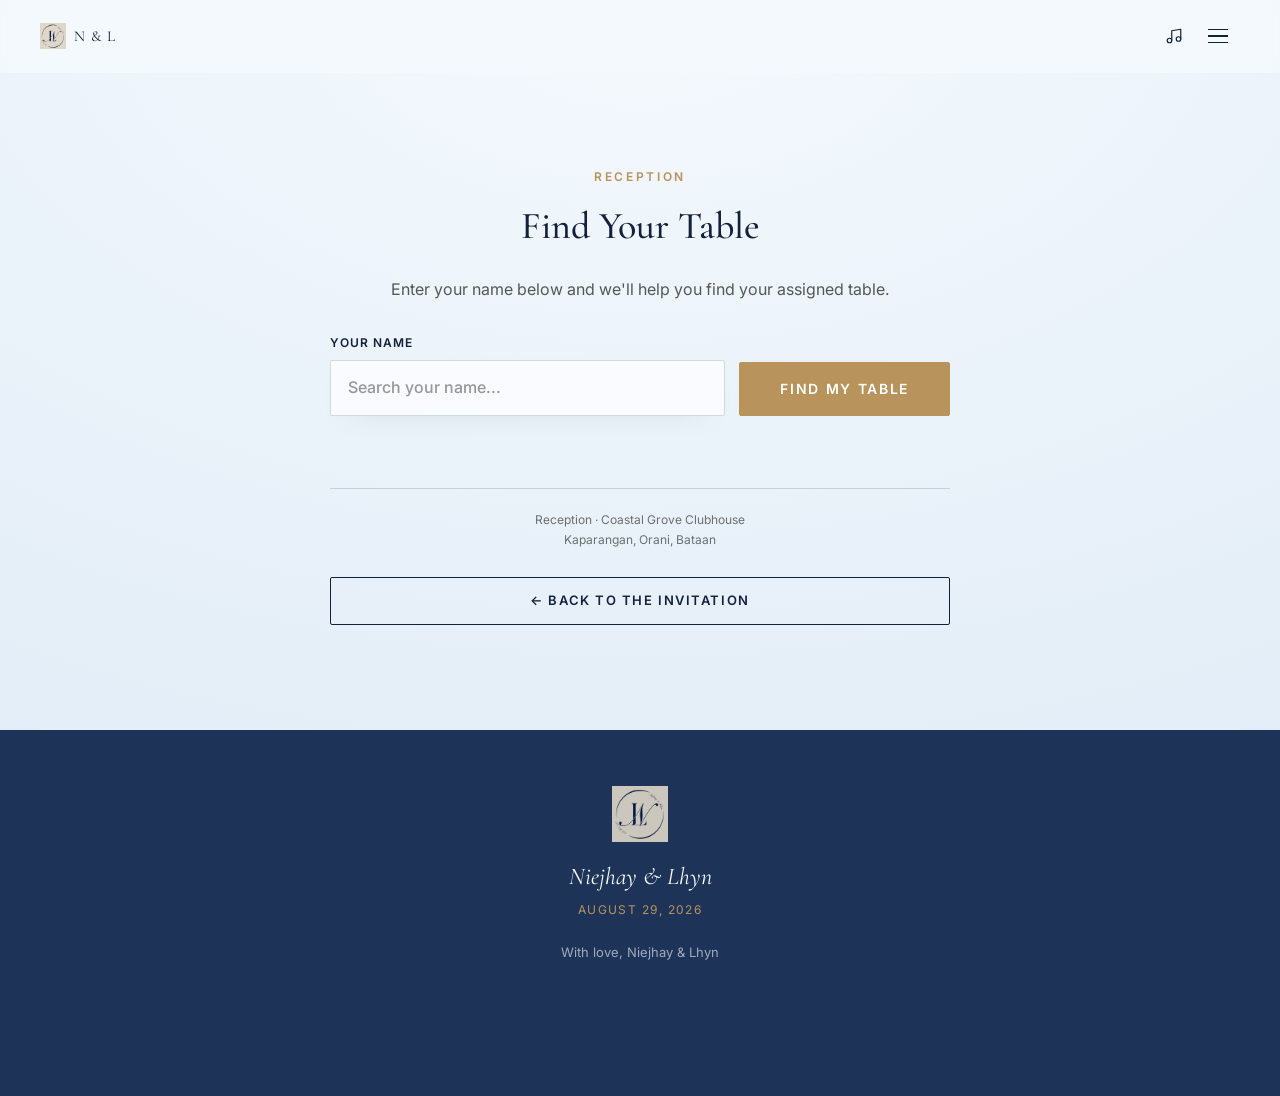
<file: guest-table.html>
<!DOCTYPE html>
<html lang="en">
<head>
<meta charset="UTF-8">
<meta name="viewport" content="width=device-width, initial-scale=1.0, viewport-fit=cover">
<title>Find Your Table | Niejhay &amp; Lhyn</title>
<meta name="description" content="Find your assigned reception table for Niejhay & Lhyn's wedding.">
<meta name="theme-color" content="#14213D">

<link rel="preconnect" href="https://fonts.googleapis.com">
<link rel="preconnect" href="https://fonts.gstatic.com" crossorigin>
<link href="https://fonts.googleapis.com/css2?family=Cormorant+Garamond:ital,wght@0,400;0,500;0,600;1,400;1,500&family=Inter:wght@400;500;600&display=swap" rel="stylesheet">

<link rel="stylesheet" href="style.css">
<link rel="stylesheet" href="guest-table.css">
</head>
<body>

<a class="skip-link" href="#guestTable">Skip to guest table lookup</a>

<audio id="bgMusic" loop preload="none">
  <source src="assets/background-music.mp3" type="audio/mpeg">
</audio>

<header class="site-nav is-shown" id="siteNav">
  <a href="index.html#top" class="site-nav__brand" aria-label="Back to the wedding invitation">
    <img src="assets/monogram.png" alt="" width="28" height="28">
    <span>N&nbsp;&amp;&nbsp;L</span>
  </a>

  <div class="site-nav__right">
    <button id="musicToggle" class="site-nav__music" type="button" aria-pressed="false" aria-label="Play background music">
      <svg class="icon-music-on" width="18" height="18" viewBox="0 0 24 24" fill="none" aria-hidden="true"><path d="M9 18V5l12-2v13" stroke="currentColor" stroke-width="1.6" stroke-linecap="round" stroke-linejoin="round"/><circle cx="6" cy="18" r="3" stroke="currentColor" stroke-width="1.6"/><circle cx="18" cy="16" r="3" stroke="currentColor" stroke-width="1.6"/></svg>
      <svg class="icon-music-off" width="18" height="18" viewBox="0 0 24 24" fill="none" aria-hidden="true"><path d="M9 18V5l12-2v13" stroke="currentColor" stroke-width="1.6" stroke-linecap="round" stroke-linejoin="round"/><circle cx="6" cy="18" r="3" stroke="currentColor" stroke-width="1.6"/><circle cx="18" cy="16" r="3" stroke="currentColor" stroke-width="1.6"/><line x1="3" y1="3" x2="21" y2="21" stroke="currentColor" stroke-width="1.6" stroke-linecap="round"/></svg>
    </button>

    <button id="menuBtn" class="site-nav__toggle" aria-expanded="false" aria-controls="navMenu" aria-label="Open menu">
      <span></span><span></span><span></span>
    </button>
  </div>

  <nav id="navMenu" class="site-nav__menu">
    <a href="index.html#invitation" data-nav>Home</a>
    <a href="index.html#story" data-nav>Our Story</a>
    <a href="index.html#day" data-nav>The Day</a>
    <a href="guest-table.html" data-nav aria-current="page">Find Your Table</a>
    <a href="snap-share.html" data-nav>Snap &amp; Share</a>
    <a href="index.html#dresscode" data-nav>Attire</a>
    <a href="index.html#gifts" data-nav>Gifts</a>
    <a href="index.html#rsvp" data-nav>RSVP</a>
  </nav>
</header>
<div id="navScrim" class="site-nav__scrim"></div>

<main id="guestTable">
  <section class="guest-table reveal-on-scroll is-visible" aria-labelledby="guestTableTitle">
    <div class="guest-table__inner">
      <p class="eyebrow">Reception</p>
      <h1 id="guestTableTitle" class="section-title">Find Your Table</h1>
      <p class="guest-table__intro">Enter your name below and we'll help you find your assigned table.</p>

      <form id="guestLookupForm" class="guest-table__form" novalidate>
        <div class="guest-table__field">
          <label for="guestName">Your name</label>
          <input
            type="search"
            id="guestName"
            name="guestName"
            placeholder="Search your name..."
            autocomplete="name"
            autocapitalize="words"
            enterkeyhint="search"
            spellcheck="false"
            aria-describedby="guestStatus"
            required
          >
        </div>

        <button type="submit" class="btn btn--gold guest-table__submit">
          Find My Table
        </button>
      </form>

      <p id="guestStatus" class="guest-table__status" role="status" aria-live="polite"></p>

      <section id="guestResult" class="guest-table__result" aria-live="polite" hidden>
        <div id="guestMatches"></div>
        <button type="button" id="guestTryAgain" class="guest-table__try-again">
          Search another name
        </button>
      </section>

      <div class="guest-table__details" aria-label="Reception information">
        <p>Reception · Coastal Grove Clubhouse</p>
        <p>Kaparangan, Orani, Bataan</p>
      </div>

      <a href="index.html#top" class="btn btn--outline-dark guest-table__back">
        &larr; Back to the Invitation
      </a>
    </div>
  </section>
</main>

<footer class="site-footer">
  <img src="assets/monogram.png" alt="" width="56" height="56" class="site-footer__mark">
  <p class="site-footer__names">Niejhay &amp; Lhyn</p>
  <p class="site-footer__date">August 29, 2026</p>
  <p class="site-footer__sign">With love, Niejhay &amp; Lhyn</p>
</footer>

<script src="guests.js"></script>
<script src="script.js"></script>
<script src="guest-table.js"></script>
</body>
</html>
</file>
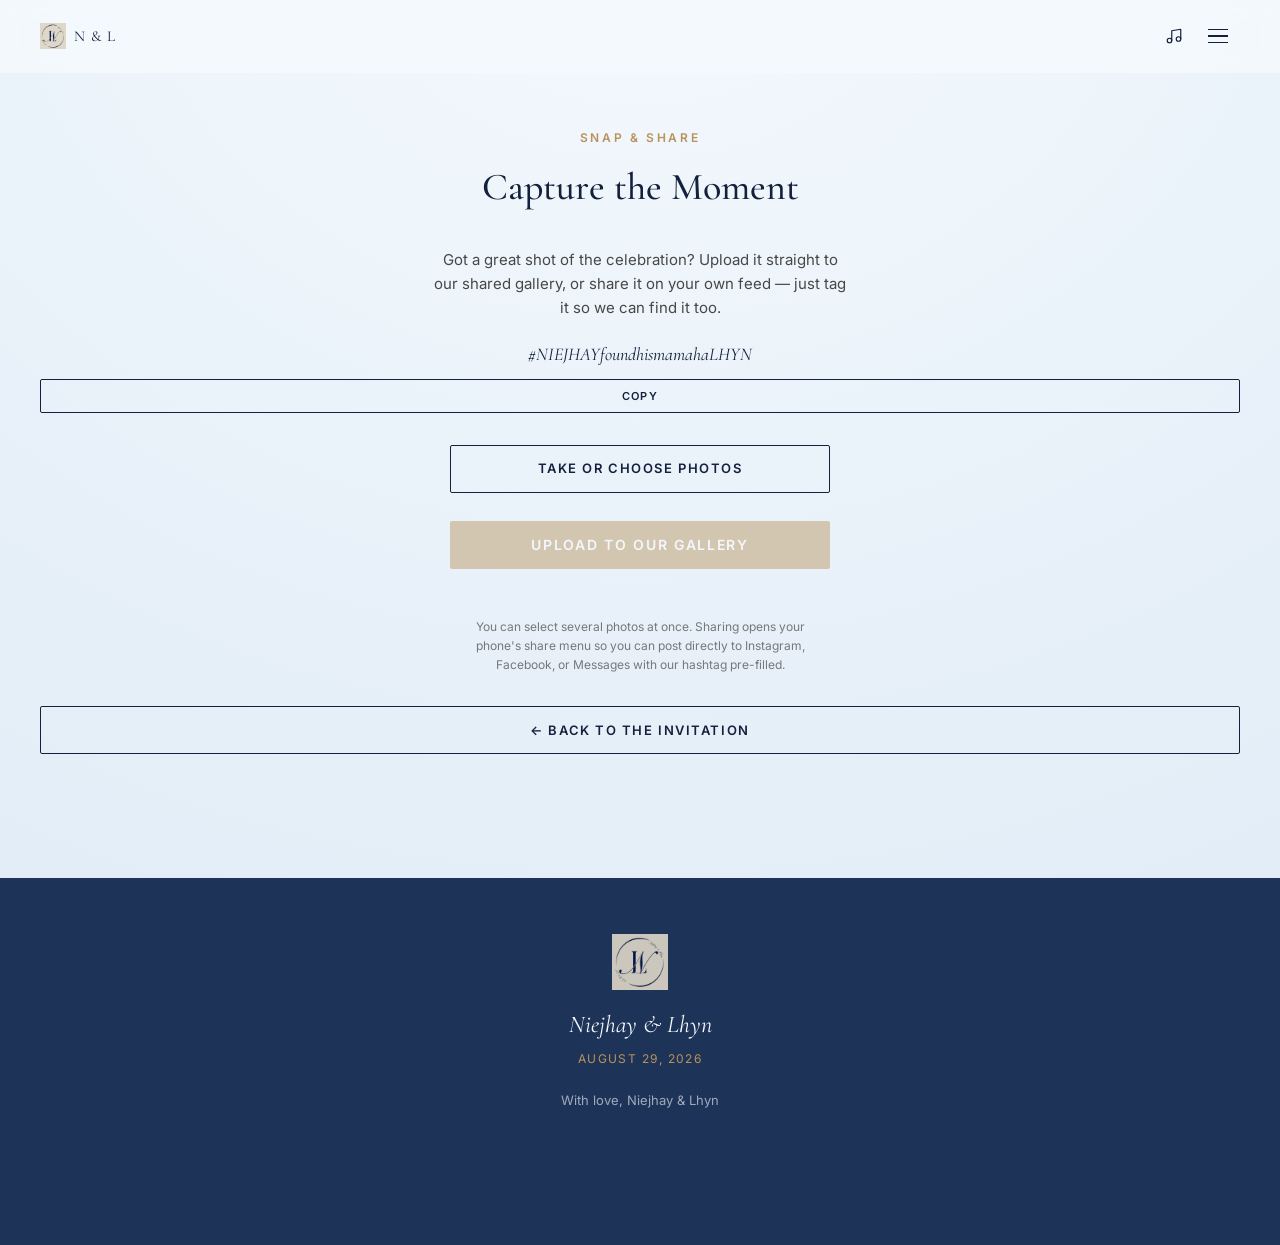
<file: snap-share.html>
<!DOCTYPE html>
<html lang="en">
<head>
<meta charset="UTF-8">
<meta name="viewport" content="width=device-width, initial-scale=1.0, viewport-fit=cover">
<title>Snap &amp; Share | Niejhay &amp; Lhyn</title>
<meta name="description" content="Share your photos from Niejhay & Lhyn's wedding on August 29, 2026.">

<!-- Open Graph -->
<meta property="og:title" content="Snap & Share | Niejhay & Lhyn">
<meta property="og:description" content="Share your photos from Niejhay & Lhyn's wedding on August 29, 2026.">
<meta property="og:type" content="website">
<meta property="og:image" content="assets/couple-photo.jpg">
<meta name="theme-color" content="#14213D">

<link rel="preconnect" href="https://fonts.googleapis.com">
<link rel="preconnect" href="https://fonts.gstatic.com" crossorigin>
<link href="https://fonts.googleapis.com/css2?family=Cormorant+Garamond:ital,wght@0,400;0,500;0,600;1,400;1,500&family=Inter:wght@400;500;600&display=swap" rel="stylesheet">

<link rel="stylesheet" href="style.css">
</head>
<body>

<!-- ===================== SKIP LINK ===================== -->
<a class="skip-link" href="#snapshare">Skip to Snap &amp; Share</a>

<!-- ===================== BACKGROUND MUSIC ===================== -->
<audio id="bgMusic" loop preload="none">
  <source src="assets/background-music.mp3" type="audio/mpeg">
</audio>

<!-- ===================== MOBILE NAV ===================== -->
<header class="site-nav is-shown" id="siteNav">
  <a href="index.html#top" class="site-nav__brand">
    <img src="assets/monogram.png" alt="" width="28" height="28">
    <span>N&nbsp;&amp;&nbsp;L</span>
  </a>

  <div class="site-nav__right">
    <button id="musicToggle" class="site-nav__music" type="button" aria-pressed="false" aria-label="Play background music">
      <svg class="icon-music-on" width="18" height="18" viewBox="0 0 24 24" fill="none" aria-hidden="true"><path d="M9 18V5l12-2v13" stroke="currentColor" stroke-width="1.6" stroke-linecap="round" stroke-linejoin="round"/><circle cx="6" cy="18" r="3" stroke="currentColor" stroke-width="1.6"/><circle cx="18" cy="16" r="3" stroke="currentColor" stroke-width="1.6"/></svg>
      <svg class="icon-music-off" width="18" height="18" viewBox="0 0 24 24" fill="none" aria-hidden="true"><path d="M9 18V5l12-2v13" stroke="currentColor" stroke-width="1.6" stroke-linecap="round" stroke-linejoin="round"/><circle cx="6" cy="18" r="3" stroke="currentColor" stroke-width="1.6"/><circle cx="18" cy="16" r="3" stroke="currentColor" stroke-width="1.6"/><line x1="3" y1="3" x2="21" y2="21" stroke="currentColor" stroke-width="1.6" stroke-linecap="round"/></svg>
    </button>

    <button id="menuBtn" class="site-nav__toggle" aria-expanded="false" aria-controls="navMenu" aria-label="Open menu">
      <span></span><span></span><span></span>
    </button>
  </div>

  <nav id="navMenu" class="site-nav__menu">
    <a href="index.html#invitation" data-nav>Home</a>
    <a href="index.html#story" data-nav>Our Story</a>
    <a href="index.html#day" data-nav>The Day</a>
    <a href="guest-table.html" data-nav>Find Your Table</a>
    <a href="snap-share.html" data-nav aria-current="page">Snap &amp; Share</a>
    <a href="index.html#dresscode" data-nav>Attire</a>
    <a href="index.html#gifts" data-nav>Gifts</a>
    <a href="index.html#rsvp" data-nav>RSVP</a>
  </nav>
</header>
<div id="navScrim" class="site-nav__scrim"></div>

<main id="top">

  <!-- ===================== SNAP & SHARE ===================== -->
  <section id="snapshare" class="snapshare snapshare--page-top reveal-on-scroll is-visible">
    <p class="eyebrow">Snap &amp; Share</p>
    <h2 class="section-title">Capture the Moment</h2>
    <p class="snapshare__note">Got a great shot of the celebration? Upload it straight to our shared gallery, or share it on your own feed — just tag it so we can find it too.</p>

    <p class="snapshare__hashtag">
      <span id="weddingHashtag">#NIEJHAYfoundhismamahaLHYN</span>
      <button type="button" id="copyHashtagBtn" class="btn btn--outline-dark btn--small">Copy</button>
    </p>

    <div class="snapshare__box" data-endpoint="https://script.google.com/macros/s/AKfycbxNNDT3jyLNLBJxykHoW6bI-Y5Tm_G8wjrVmhy3kyQnVaGuU8vIfyz7G0C_ObS2p6iH7w/exec">
      <input type="file" id="snapFile" name="snapFile" accept="image/*" multiple hidden>
      <label for="snapFile" class="btn btn--outline-dark snapshare__pick">Take or Choose Photos</label>

      <div id="snapPreviewWrap" class="snapshare__preview-grid" hidden></div>

      <div class="snapshare__actions">
        <button type="button" id="snapUploadBtn" class="btn btn--gold" disabled>Upload to Our Gallery</button>
      </div>

      <p id="snapStatus" class="snapshare__status" role="status" aria-live="polite"></p>
      <p class="snapshare__fineprint">You can select several photos at once. Sharing opens your phone's share menu so you can post directly to Instagram, Facebook, or Messages with our hashtag pre-filled.</p>
    </div>

    <p style="text-align:center; margin-top: 32px;">
      <a href="index.html#top" class="btn btn--outline-dark">&larr; Back to the Invitation</a>
    </p>
  </section>

</main>

<!-- ===================== FOOTER ===================== -->
<footer class="site-footer">
  <img src="assets/monogram.png" alt="" width="56" height="56" class="site-footer__mark">
  <p class="site-footer__names">Niejhay &amp; Lhyn</p>
  <p class="site-footer__date">August 29, 2026</p>
  <p class="site-footer__sign">With love, Niejhay &amp; Lhyn</p>
</footer>

<!-- ===================== BOTTOM ACTION BAR ===================== -->
<nav class="action-bar" aria-label="Quick actions">
  <a href="index.html#rsvp" class="action-bar__btn action-bar__btn--fill">RSVP</a>
  <a href="index.html#day" class="action-bar__btn">Directions</a>
</nav>

<script src="script.js"></script>
</body>
</html>
</file>
<file: style.css>
/* =========================================================
   Niejhay & Lhyn — Wedding Invitation
   Mobile-first stylesheet
   ========================================================= */

:root{
  /* ---- Color tokens ---- */
  --ink:        #14213D;   /* deep midnight navy — structure, headings */
  --ink-2:      #1E3358;   /* slightly lighter navy — buttons, accents */
  --paper:      #F4F9FD;   /* soft powder-blue page background, echoes the invitation card watercolor */
  --paper-wash: #DFEBF6;   /* deeper edge tone for the same watercolor gradient */
  --sand:       #DCE9F6;   /* soft powder blue — alternating section tint */
  --gold:       #B8935B;   /* muted champagne accent */
  --charcoal:   #2A2A28;   /* body text */
  --rule:       rgba(20,33,61,0.16);
  --paper-90:   rgba(244,249,253,0.92);

  /* ---- Type ---- */
  --serif: "Cormorant Garamond", "Times New Roman", serif;
  --sans:  "Inter", -apple-system, BlinkMacSystemFont, "Segoe UI", sans-serif;

  /* ---- Spacing ---- */
  --pad: 22px;
  --section-y: 76px;

  --radius: 2px;
  --shadow-soft: 0 18px 40px -22px rgba(20,33,61,0.35);
}

@media (min-width: 480px){
  :root{ --pad: 28px; }
}
@media (min-width: 768px){
  :root{ --pad: 40px; --section-y: 108px; }
}

*, *::before, *::after{ box-sizing: border-box; }

html{
  scroll-behavior: smooth;
  -webkit-text-size-adjust: 100%;
}
@media (prefers-reduced-motion: reduce){
  html{ scroll-behavior: auto; }
}

body{
  margin: 0;
  background: radial-gradient(130% 90% at 50% 0%, var(--paper) 0%, var(--paper-wash) 100%);
  color: var(--charcoal);
  font-family: var(--sans);
  font-size: 16px;
  line-height: 1.6;
  overflow-x: hidden;
  -webkit-font-smoothing: antialiased;
}

img{ max-width: 100%; display: block; }

a{ color: inherit; text-decoration: none; }

.skip-link{
  position: absolute;
  left: -999px;
  top: 0;
  background: var(--ink);
  color: #fff;
  padding: 12px 18px;
  z-index: 999;
}
.skip-link:focus{ left: 12px; top: 12px; }

:focus-visible{
  outline: 2px solid var(--gold);
  outline-offset: 3px;
}

.eyebrow{
  font-family: var(--sans);
  font-size: 12px;
  letter-spacing: 0.22em;
  text-transform: uppercase;
  color: var(--gold);
  font-weight: 600;
  margin: 0 0 10px;
  text-align: center;
}
.eyebrow--light{ color: var(--gold); }

.section-title{
  font-family: var(--serif);
  font-weight: 500;
  font-size: clamp(28px, 7vw, 38px);
  color: var(--ink);
  text-align: center;
  margin: 0 0 30px;
}
.section-title--light{ color: var(--paper); }

.arc-divider{
  width: 120px;
  margin: 22px auto;
  color: var(--gold);
  opacity: 0.8;
}
.arc-divider svg{ width: 100%; height: 20px; display: block; }
.arc-divider path{ fill: none; stroke: currentColor; stroke-width: 1.4; }

/* =========================================================
   Buttons
   ========================================================= */
.btn{
  display: inline-flex;
  align-items: center;
  justify-content: center;
  min-height: 48px;
  padding: 0 26px;
  font-family: var(--sans);
  font-size: 13px;
  font-weight: 600;
  letter-spacing: 0.12em;
  text-transform: uppercase;
  border-radius: var(--radius);
  border: 1px solid transparent;
  cursor: pointer;
  transition: transform 0.25s ease, background-color 0.25s ease, color 0.25s ease, border-color .25s ease;
}
.btn:active{ transform: scale(0.98); }

.btn--outline{
  border-color: var(--ink);
  color: var(--ink);
  background: transparent;
}
.btn--outline:hover{ background: var(--ink); color: #fff; }

.btn--outline-dark{
  border-color: var(--ink);
  color: var(--ink);
  background: transparent;
  width: 100%;
}
.btn--outline-dark:hover{ background: var(--ink); color: #fff; }

.btn--gold{
  background: var(--gold);
  color: #fff;
  border-color: var(--gold);
  padding: 0 40px;
  font-size: 14px;
}
.btn--gold:hover{ background: #A47F49; }

/* =========================================================
   Reveal-on-scroll (respects reduced motion)
   ========================================================= */
.reveal-on-scroll{
  opacity: 0;
  transform: translateY(18px);
  transition: opacity 0.9s ease, transform 0.9s ease;
}
.reveal-on-scroll.is-visible{
  opacity: 1;
  transform: translateY(0);
}
@media (prefers-reduced-motion: reduce){
  .reveal-on-scroll{ opacity: 1; transform: none; transition: none; }
}

.reveal-1,.reveal-2,.reveal-3,.reveal-4{
  opacity: 0;
  transform: translateY(14px);
  animation: revealUp 0.9s ease forwards;
}
.reveal-1{ animation-delay: 0.3s; }
.reveal-2{ animation-delay: 0.55s; }
.reveal-3{ animation-delay: 0.8s; }
.reveal-4{ animation-delay: 1.05s; }
@keyframes revealUp{
  to{ opacity: 1; transform: translateY(0); }
}
@media (prefers-reduced-motion: reduce){
  .reveal-1,.reveal-2,.reveal-3,.reveal-4{ animation: none; opacity: 1; transform: none; }
}

/* =========================================================
   SCREEN 1 — Opening
   ========================================================= */
.opening{
  position: relative;
  height: 100svh;
  min-height: 560px;
  width: 100%;
  background: #E3DACB; /* matches the monogram film backdrop exactly */
  display: flex;
  flex-direction: column;
  align-items: center;
  justify-content: center;
  gap: clamp(6px, 2vh, 18px);
  padding: 18px 24px;
  overflow: hidden;
}

.opening__stage{
  flex: 0 1 auto;
  display: flex;
  align-items: center;
  justify-content: center;
  width: min(92vw, 62svh, 560px);
  aspect-ratio: 1 / 1;
  overflow: hidden;
}

.opening__video{
  width: 100%;
  height: 100%;
  object-fit: cover;
  /* The monogram graphic itself sits ~3% left of true-center inside the
     source video frame; shifting object-position compensates so it reads
     as centered inside the square stage. Re-tune this if the video file
     is ever replaced. */
  object-position: 42% center;
  mix-blend-mode: multiply;
}

.opening__overlay{
  position: relative;
  z-index: 2;
  text-align: center;
  pointer-events: none;
  flex: 0 0 auto;
}
.opening__overlay > *{ pointer-events: auto; }

.opening__eyebrow{
  font-family: var(--sans);
  font-size: 11px;
  letter-spacing: 0.24em;
  text-transform: uppercase;
  color: var(--ink);
  opacity: 0.75;
  margin: 0 0 8px;
}

.opening__names{
  font-family: var(--serif);
  font-style: italic;
  font-weight: 500;
  font-size: clamp(34px, 11vw, 52px);
  color: var(--ink);
  margin: 0;
  line-height: 1.05;
}
.opening__names .amp{ color: var(--gold); padding: 0 6px; }

.opening__date{
  margin: 10px 0 26px;
  font-family: var(--sans);
  font-size: 13px;
  letter-spacing: 0.14em;
  color: var(--ink);
  opacity: 0.8;
}

.opening__btn{
  display: inline-flex;
  align-items: center;
  gap: 10px;
  min-height: 48px;
  padding: 0 28px;
  background: var(--ink);
  color: var(--paper);
  border: none;
  border-radius: 999px;
  font-family: var(--sans);
  font-size: 12px;
  font-weight: 600;
  letter-spacing: 0.18em;
  text-transform: uppercase;
  cursor: pointer;
  box-shadow: var(--shadow-soft);
  opacity: 0;
  transform: translateY(14px);
  animation:
    revealUp 0.9s ease 1.05s forwards,
    pulseBtn 2.6s ease-in-out 2s infinite;
}
.opening__btn svg{ transition: transform 0.3s ease; }
.opening__btn:hover svg{ transform: translateY(2px); }

.opening__sound-note{
  margin: 12px 0 0;
  font-size: 11px;
  letter-spacing: 0.1em;
  text-transform: uppercase;
  color: var(--ink);
  opacity: 0;
  animation: revealUp 0.9s ease 1.25s forwards;
}
@media (prefers-reduced-motion: reduce){
  .opening__sound-note{ animation: none; opacity: 0.7; }
}

@keyframes pulseBtn{
  0%, 100%{ box-shadow: 0 0 0 0 rgba(20,33,61,0.18); }
  50%{ box-shadow: 0 0 0 10px rgba(20,33,61,0); }
}
@media (prefers-reduced-motion: reduce){
  .opening__btn{ animation: none; opacity: 1; transform: none; }
}

@media (max-height: 700px){
  .opening__stage{ width: min(70vw, 48svh, 320px); }
  .opening__date{ margin: 6px 0 18px; }
}

.opening__hint{
  position: absolute;
  bottom: 26px;
  left: 50%;
  transform: translateX(-50%);
  z-index: 2;
}
.opening__hint span{
  display: block;
  width: 1px;
  height: 34px;
  background: linear-gradient(var(--ink), transparent);
  animation: hintMove 1.8s ease-in-out infinite;
}
@keyframes hintMove{
  0%{ opacity: 0; transform: translateY(-6px); }
  50%{ opacity: 1; }
  100%{ opacity: 0; transform: translateY(10px); }
}
@media (prefers-reduced-motion: reduce){
  .opening__hint{ display: none; }
}

/* =========================================================
   NAV
   ========================================================= */
.site-nav{
  position: fixed;
  top: 0; left: 0; right: 0;
  z-index: 60;
  display: flex;
  align-items: center;
  justify-content: space-between;
  padding: 14px var(--pad);
  background: var(--paper-90);
  backdrop-filter: blur(8px);
  border-bottom: 1px solid transparent;
  transition: border-color 0.3s ease, box-shadow 0.3s ease;
  transform: translateY(-100%);
  transition: transform 0.4s ease, border-color 0.3s ease;
}
.site-nav.is-shown{ transform: translateY(0); }
.site-nav.is-scrolled{ border-color: var(--rule); box-shadow: 0 6px 24px -18px rgba(0,0,0,0.3); }

.site-nav__brand{
  display: flex;
  align-items: center;
  gap: 8px;
  font-family: var(--serif);
  font-size: 15px;
  letter-spacing: 0.06em;
  color: var(--ink);
}
.site-nav__brand img{ width: 26px; height: 26px; object-fit: contain; }

.site-nav__right{
  display: flex;
  align-items: center;
  gap: 2px;
}

.site-nav__music{
  width: 40px;
  height: 40px;
  display: flex;
  align-items: center;
  justify-content: center;
  background: none;
  border: none;
  color: var(--ink);
  cursor: pointer;
}
.site-nav__music .icon-music-on{ display: none; }
.site-nav__music[aria-pressed="true"] .icon-music-on{ display: block; }
.site-nav__music[aria-pressed="true"] .icon-music-off{ display: none; }

.site-nav__toggle{
  width: 44px;
  height: 44px;
  display: flex;
  flex-direction: column;
  align-items: center;
  justify-content: center;
  gap: 5px;
  background: none;
  border: none;
  cursor: pointer;
}
.site-nav__toggle span{
  width: 20px;
  height: 1.4px;
  background: var(--ink);
  transition: transform 0.3s ease, opacity 0.3s ease;
}
.site-nav__toggle[aria-expanded="true"] span:nth-child(1){ transform: translateY(6.4px) rotate(45deg); }
.site-nav__toggle[aria-expanded="true"] span:nth-child(2){ opacity: 0; }
.site-nav__toggle[aria-expanded="true"] span:nth-child(3){ transform: translateY(-6.4px) rotate(-45deg); }

.site-nav__menu{
  position: fixed;
  top: 0;
  right: 0;
  height: 100svh;
  width: min(78vw, 320px);
  background: var(--ink);
  display: flex;
  flex-direction: column;
  gap: 4px;
  padding: 100px 32px 32px;
  transform: translateX(100%);
  transition: transform 0.4s cubic-bezier(.4,0,.2,1);
  z-index: 61;
}
.site-nav__menu.is-open{ transform: translateX(0); }

.site-nav__menu a{
  font-family: var(--serif);
  font-size: 22px;
  color: var(--paper);
  padding: 14px 0;
  border-bottom: 1px solid rgba(250,247,241,0.12);
  min-height: 44px;
  display: flex;
  align-items: center;
}

.site-nav__scrim{
  position: fixed;
  inset: 0;
  background: rgba(20,33,61,0.4);
  z-index: 59;
  opacity: 0;
  pointer-events: none;
  transition: opacity 0.3s ease;
}
.site-nav__scrim.is-open{ opacity: 1; pointer-events: auto; }

/* =========================================================
   INVITATION HERO
   ========================================================= */
.invite{
  padding: calc(var(--section-y) + 20px) var(--pad) var(--section-y);
  background: radial-gradient(120% 140% at 50% -10%, var(--paper) 0%, var(--paper-wash) 100%);
  text-align: center;
}
.invite__inner{ max-width: 560px; margin: 0 auto; }

.invite__names{
  display: flex;
  flex-direction: column;
  align-items: center;
  gap: 4px;
  margin: 6px 0 20px;
}
.invite__names h2{
  font-family: var(--serif);
  font-weight: 500;
  font-size: clamp(30px, 8.5vw, 44px);
  color: var(--ink);
  margin: 0;
  line-height: 1.15;
}
.invite__amp{
  font-family: var(--serif);
  font-style: italic;
  font-size: 22px;
  color: var(--gold);
  margin: 2px 0;
}

.invite__line{
  font-family: var(--serif);
  font-style: italic;
  font-size: 19px;
  color: var(--charcoal);
  margin: 0;
}

.invite__parents{
  margin: 20px 0 0;
}
.invite__parents-label{
  font-family: var(--sans);
  font-size: 11px;
  letter-spacing: 0.16em;
  text-transform: uppercase;
  color: var(--gold);
  margin: 0 0 8px;
}
.invite__parents-names{
  font-family: var(--serif);
  font-size: 15px;
  color: var(--charcoal);
  margin: 0 0 4px;
  line-height: 1.5;
}
.invite__parents-names:last-child{ margin-bottom: 0; }

.invite__date{
  font-family: var(--sans);
  font-size: 17px;
  font-weight: 600;
  letter-spacing: 0.08em;
  color: var(--ink);
  margin: 0 0 4px;
}
.invite__time{
  font-family: var(--sans);
  font-size: 13px;
  letter-spacing: 0.1em;
  text-transform: uppercase;
  color: var(--gold);
  margin: 0;
}

/* =========================================================
   COUPLE PHOTO
   ========================================================= */
.photo-section{
  padding: 0 var(--pad) var(--section-y);
  background: radial-gradient(120% 140% at 50% 110%, var(--paper) 0%, var(--paper-wash) 100%);
  display: flex;
  justify-content: center;
}
.photo-frame{
  margin: 0;
  width: 100%;
  max-width: 420px;
  border-radius: var(--radius);
  overflow: hidden;
  box-shadow: var(--shadow-soft);
  border: 1px solid var(--rule);
}
.photo-frame img{ width: 100%; height: auto; aspect-ratio: 1/1; object-fit: cover; }

/* =========================================================
   COUNTDOWN
   ========================================================= */
.countdown{
  background: var(--ink);
  padding: var(--section-y) var(--pad);
  text-align: center;
}
.countdown__grid{
  display: grid;
  grid-template-columns: repeat(4, 1fr);
  gap: 10px;
  max-width: 420px;
  margin: 0 auto;
}
.countdown__cell{
  background: rgba(250,247,241,0.06);
  border: 1px solid rgba(250,247,241,0.14);
  border-radius: var(--radius);
  padding: 16px 4px;
}
.countdown__cell span{
  display: block;
  font-family: var(--serif);
  font-size: clamp(26px, 7vw, 34px);
  color: var(--paper);
  font-weight: 500;
  line-height: 1;
}
.countdown__cell small{
  display: block;
  margin-top: 6px;
  font-size: 10px;
  letter-spacing: 0.14em;
  text-transform: uppercase;
  color: var(--gold);
}
.countdown__today{
  margin-top: 22px;
  font-family: var(--serif);
  font-style: italic;
  font-size: 22px;
  color: var(--gold);
}

/* =========================================================
   THE DAY
   ========================================================= */
.day{
  padding: var(--section-y) var(--pad);
  background: radial-gradient(120% 140% at 50% -10%, var(--paper) 0%, var(--paper-wash) 100%);
}
.day__cards{
  max-width: 480px;
  margin: 0 auto;
  display: flex;
  flex-direction: column;
}
.day__card{
  text-align: center;
  border: 1px solid var(--rule);
  border-radius: var(--radius);
  padding: 32px 24px;
  background: #fff;
}
.day__tag{
  display: inline-block;
  font-size: 11px;
  letter-spacing: 0.18em;
  text-transform: uppercase;
  color: var(--gold);
  font-weight: 700;
  margin-bottom: 10px;
}
.day__time{
  font-family: var(--serif);
  font-size: 22px;
  color: var(--ink);
  margin: 0 0 12px;
}
.day__card h3{
  font-family: var(--serif);
  font-weight: 500;
  font-size: 20px;
  color: var(--ink);
  margin: 0 0 8px;
  line-height: 1.3;
}
.day__place{
  font-size: 14px;
  color: var(--charcoal);
  opacity: 0.75;
  margin: 0 0 22px;
}

.day__connector{
  display: flex;
  justify-content: center;
  padding: 14px 0;
}
.day__connector span{
  width: 1px;
  height: 34px;
  background: var(--rule);
}

.timeline{
  list-style: none;
  margin: 56px auto 0;
  padding: 0;
  max-width: 380px;
  border-left: 1px solid var(--rule);
}
.timeline li{
  position: relative;
  padding: 0 0 26px 24px;
}
.timeline li::before{
  content: "";
  position: absolute;
  left: -4.5px;
  top: 4px;
  width: 8px;
  height: 8px;
  border-radius: 50%;
  background: var(--gold);
}
.timeline li:last-child{ padding-bottom: 0; }
.timeline__time{
  display: block;
  font-family: var(--sans);
  font-weight: 600;
  font-size: 13px;
  color: var(--ink);
}
.timeline__label{
  display: block;
  font-family: var(--serif);
  font-size: 18px;
  color: var(--charcoal);
}

/* =========================================================
   SNAP & SHARE
   ========================================================= */
.snapshare{
  padding: var(--section-y) var(--pad);
  background: radial-gradient(120% 140% at 50% -10%, var(--paper) 0%, var(--paper-wash) 100%);
  text-align: center;
}
/* Used when this section sits at the very top of its own page
   (snap-share.html), so it clears the fixed nav bar like .invite does. */
.snapshare--page-top{
  padding-top: calc(var(--section-y) + 20px);
}
.snapshare__note{
  max-width: 420px;
  margin: 0 auto;
  font-size: 15px;
  color: var(--charcoal);
  opacity: 0.85;
}
.snapshare__hashtag{
  display: flex;
  align-items: center;
  justify-content: center;
  gap: 10px;
  margin: 20px 0 32px;
  flex-wrap: wrap;
}
.snapshare__hashtag span{
  font-family: var(--serif);
  font-style: italic;
  font-size: 18px;
  color: var(--ink);
}
.btn--small{
  min-height: 34px;
  padding: 0 16px;
  font-size: 11px;
}

.snapshare__box{
  max-width: 380px;
  margin: 0 auto;
  display: flex;
  flex-direction: column;
  align-items: center;
  gap: 14px;
}
.snapshare__pick{ width: 100%; }

.snapshare__preview-grid{
  width: 100%;
  display: grid;
  grid-template-columns: repeat(3, 1fr);
  gap: 8px;
}
.snapshare__thumb{
  position: relative;
  border-radius: 8px;
  overflow: hidden;
  box-shadow: var(--shadow-soft);
}
.snapshare__thumb img{
  display: block;
  width: 100%;
  aspect-ratio: 1/1;
  object-fit: cover;
}
.snapshare__thumb-remove{
  position: absolute;
  top: 4px;
  right: 4px;
  width: 22px;
  height: 22px;
  display: flex;
  align-items: center;
  justify-content: center;
  background: rgba(20,33,61,0.75);
  color: #fff;
  border: none;
  border-radius: 50%;
  font-size: 14px;
  line-height: 1;
  cursor: pointer;
}

.snapshare__actions{
  width: 100%;
  display: flex;
  flex-direction: column;
  gap: 10px;
}
.snapshare__actions .btn:disabled{
  opacity: 0.45;
  cursor: not-allowed;
}
.snapshare__actions .btn--outline-dark{ width: 100%; }

.snapshare__status{
  min-height: 20px;
  font-size: 13px;
  color: var(--gold);
  margin: 0;
}
.snapshare__fineprint{
  font-size: 12px;
  color: var(--charcoal);
  opacity: 0.6;
  max-width: 340px;
  margin: 0;
}

/* =========================================================
   DRESS CODE
   ========================================================= */
.dresscode{
  background: var(--ink-2);
  padding: var(--section-y) var(--pad);
  text-align: center;
}
.dresscode__note{
  max-width: 380px;
  margin: 0 auto;
  color: var(--paper);
  opacity: 0.85;
  font-size: 15px;
}
.dresscode__guide{
  max-width: 280px;
  margin: 32px auto 0;
}
.dresscode__guide img{
  width: 100%;
  height: auto;
  border-radius: var(--radius);
  box-shadow: var(--shadow-soft);
  background: #fff;
}
.dresscode__palette{
  display: flex;
  justify-content: center;
  gap: 10px;
  margin: 22px auto 0;
}
.dresscode__swatch{
  width: 34px;
  height: 34px;
  border-radius: 50%;
  background: var(--swatch);
  border: 2px solid rgba(250,247,241,0.5);
  box-shadow: var(--shadow-soft);
}

/* =========================================================
   GIFT GUIDE
   ========================================================= */
.gifts{
  padding: var(--section-y) var(--pad);
  background: radial-gradient(120% 140% at 50% -10%, var(--paper) 0%, var(--paper-wash) 100%);
  text-align: center;
}
.gifts__note{
  max-width: 400px;
  margin: 0 auto;
  font-size: 15px;
  line-height: 1.7;
  color: var(--charcoal);
  opacity: 0.85;
}

/* =========================================================
   OUR STORY
   ========================================================= */
.story{
  padding: var(--section-y) var(--pad);
  background: radial-gradient(120% 140% at 50% -10%, var(--paper) 0%, var(--paper-wash) 100%);
}
.story__list{
  max-width: 480px;
  margin: 0 auto;
  display: flex;
  flex-direction: column;
  gap: 30px;
}
.story__item{
  text-align: center;
  padding-bottom: 30px;
  border-bottom: 1px solid var(--rule);
}
.story__item:last-child{ border-bottom: none; padding-bottom: 0; }
.story__item h3{
  font-family: var(--serif);
  font-weight: 500;
  font-size: 22px;
  color: var(--ink);
  margin: 0 0 8px;
}
.story__item p{
  margin: 0;
  font-size: 14.5px;
  line-height: 1.7;
  color: var(--charcoal);
  opacity: 0.7;
}
.story__item p + p{ margin-top: 14px; }

/* =========================================================
   ENTOURAGE
   ========================================================= */
.entourage{
  padding: var(--section-y) var(--pad);
  background: var(--sand);
}
.entourage__details{
  max-width: 560px;
  margin: 0 auto;
}
.entourage__details summary{
  cursor: pointer;
  list-style: none;
  text-align: center;
  min-height: 48px;
  display: flex;
  align-items: center;
  justify-content: center;
  border: 1px solid var(--ink);
  border-radius: var(--radius);
  font-size: 13px;
  font-weight: 600;
  letter-spacing: 0.1em;
  text-transform: uppercase;
  color: var(--ink);
  padding: 0 20px;
}
.entourage__details summary::-webkit-details-marker{ display:none; }
.entourage__details[open] summary{ margin-bottom: 30px; background: var(--ink); color: var(--paper); }

.entourage__group{
  text-align: center;
  padding: 18px 0;
  border-bottom: 1px solid var(--rule);
}
.entourage__group:last-child{ border-bottom: none; }
.entourage__group h3{
  font-family: var(--sans);
  font-size: 11px;
  letter-spacing: 0.16em;
  text-transform: uppercase;
  color: var(--gold);
  margin: 0 0 8px;
}
.entourage__group p{
  margin: 0;
  font-size: 14.5px;
  line-height: 1.7;
  color: var(--charcoal);
}

.entourage__cards{
  display: flex;
  flex-direction: column;
  gap: 18px;
}
.entourage__cards img{
  display: block;
  width: 100%;
  height: auto;
  border-radius: var(--radius);
  box-shadow: var(--shadow-soft);
}

/* =========================================================
   GALLERY
   ========================================================= */
.gallery{
  padding: var(--section-y) var(--pad);
  background: radial-gradient(120% 140% at 50% -10%, var(--paper) 0%, var(--paper-wash) 100%);
  text-align: center;
}
.gallery__grid{
  display: grid;
  grid-template-columns: repeat(2, 1fr);
  gap: 10px;
  max-width: 560px;
  margin: 0 auto;
}
.gallery__item{
  border-radius: var(--radius);
  overflow: hidden;
  box-shadow: var(--shadow-soft);
  cursor: pointer;
  padding: 0;
  border: none;
  background: none;
  display: block;
}
.gallery__item img{
  width: 100%;
  aspect-ratio: 1/1;
  object-fit: cover;
  display: block;
  transition: transform 0.4s ease;
}
.gallery__item:hover img{ transform: scale(1.04); }
.gallery__empty{
  font-size: 13px;
  color: var(--charcoal);
  opacity: 0.55;
}

/* =========================================================
   SNAP & SHARE QR
   ========================================================= */
.snapshare-qr{
  padding: var(--section-y) var(--pad);
  text-align: center;
  background: var(--paper);
}
.snapshare-qr__note{
  max-width: 420px;
  margin: 0 auto 28px;
  font-size: 14px;
  line-height: 1.7;
  color: var(--charcoal);
  opacity: 0.8;
}
.snapshare-qr__frame{
  display: block;
  width: 200px;
  max-width: 60vw;
  margin: 0 auto 28px;
  padding: 12px;
  background: #fff;
  border-radius: var(--radius);
  box-shadow: var(--shadow-soft);
}
.snapshare-qr__frame img{
  display: block;
  width: 100%;
  height: auto;
}

@media (min-width: 540px){
  .gallery__grid{ grid-template-columns: repeat(3, 1fr); }
}

/* =========================================================
   PHOTO LIGHTBOX
   ========================================================= */
.lightbox{
  position: fixed;
  inset: 0;
  z-index: 200;
  display: flex;
  align-items: center;
  justify-content: center;
  padding: 24px;
  background: rgba(20,33,61,0.94);
}
.lightbox[hidden]{ display: none; }
.lightbox img{
  max-width: 100%;
  max-height: 100%;
  border-radius: 6px;
  box-shadow: 0 20px 60px rgba(0,0,0,0.4);
}
.lightbox__close{
  position: absolute;
  top: max(16px, env(safe-area-inset-top));
  right: 16px;
  width: 44px;
  height: 44px;
  display: flex;
  align-items: center;
  justify-content: center;
  background: rgba(250,247,241,0.12);
  border: none;
  border-radius: 50%;
  color: var(--paper);
  cursor: pointer;
}

/* =========================================================
   RSVP
   ========================================================= */
.rsvp{
  background: var(--ink);
  padding: var(--section-y) var(--pad);
  text-align: center;
}
.rsvp__note{
  max-width: 360px;
  margin: 0 auto 30px;
  color: var(--paper);
  opacity: 0.85;
  font-size: 15px;
}

.rsvp__form{
  max-width: 440px;
  margin: 0 auto;
  display: flex;
  flex-direction: column;
  gap: 6px;
  text-align: left;
}
.rsvp__form label{
  font-size: 12px;
  letter-spacing: 0.1em;
  text-transform: uppercase;
  color: var(--paper);
  opacity: 0.85;
  margin-top: 16px;
}
.rsvp__form input,
.rsvp__form select,
.rsvp__form textarea{
  font-family: var(--sans);
  font-size: 16px;
  padding: 14px;
  border: 1px solid rgba(250,247,241,0.25);
  border-radius: var(--radius);
  background: rgba(250,247,241,0.06);
  color: var(--paper);
  resize: vertical;
}
.rsvp__form select option{ color: var(--charcoal); }
.rsvp__form input:focus,
.rsvp__form select:focus,
.rsvp__form textarea:focus{ border-color: var(--gold); outline: none; }
.rsvp__form input::placeholder{ color: rgba(250,247,241,0.5); }

.rsvp__field{
  border: none;
  padding: 0;
  margin: 16px 0 0;
}
.rsvp__field legend{
  font-size: 12px;
  letter-spacing: 0.1em;
  text-transform: uppercase;
  color: var(--paper);
  opacity: 0.85;
  padding: 0;
  margin-bottom: 8px;
}
.rsvp__radio{
  display: flex;
  align-items: center;
  gap: 10px;
  font-size: 15px;
  color: var(--paper);
  padding: 10px 0;
  cursor: pointer;
}
.rsvp__radio input{
  width: 18px;
  height: 18px;
  accent-color: var(--gold);
  flex-shrink: 0;
}
.rsvp__form button{ margin-top: 22px; align-self: flex-start; }
.rsvp__status{
  min-height: 20px;
  font-size: 13px;
  color: var(--gold);
  text-align: left;
}

/* =========================================================
   WISHES FORM
   ========================================================= */
.wishes{
  padding: var(--section-y) var(--pad);
  background: radial-gradient(120% 140% at 50% -10%, var(--paper) 0%, var(--paper-wash) 100%);
}
.wishes__form{
  max-width: 440px;
  margin: 0 auto;
  display: flex;
  flex-direction: column;
  gap: 6px;
}
.wishes__form label{
  font-size: 12px;
  letter-spacing: 0.1em;
  text-transform: uppercase;
  color: var(--ink);
  margin-top: 16px;
}
.wishes__form input,
.wishes__form textarea{
  font-family: var(--sans);
  font-size: 16px;
  padding: 14px;
  border: 1px solid var(--rule);
  border-radius: var(--radius);
  background: #fff;
  color: var(--charcoal);
  resize: vertical;
}
.wishes__form input:focus,
.wishes__form textarea:focus{ border-color: var(--gold); }
.wishes__form button{ margin-top: 22px; }
.wishes__status{
  min-height: 20px;
  font-size: 13px;
  color: var(--gold);
  text-align: center;
}

/* =========================================================
   FOOTER
   ========================================================= */
.site-footer{
  background: var(--ink-2);
  color: var(--paper);
  text-align: center;
  padding: 56px var(--pad) calc(56px + 78px);
}
.site-footer__mark{ margin: 0 auto 16px; opacity: 0.9; }
.site-footer__names{
  font-family: var(--serif);
  font-style: italic;
  font-size: 24px;
  margin: 0 0 4px;
}
.site-footer__date{
  font-size: 12px;
  letter-spacing: 0.12em;
  text-transform: uppercase;
  color: var(--gold);
  margin: 0 0 22px;
}
.site-footer__sign{
  font-size: 13px;
  opacity: 0.6;
  margin: 0;
}

/* =========================================================
   BOTTOM ACTION BAR
   ========================================================= */
.action-bar{
  position: fixed;
  left: 0; right: 0; bottom: 0;
  z-index: 55;
  display: flex;
  gap: 1px;
  background: var(--rule);
  border-top: 1px solid var(--rule);
  padding-bottom: env(safe-area-inset-bottom, 0);
  box-shadow: 0 -10px 24px -18px rgba(0,0,0,0.3);
}
.action-bar__btn{
  flex: 1;
  min-height: 52px;
  display: flex;
  align-items: center;
  justify-content: center;
  background: var(--paper);
  color: var(--ink);
  font-size: 12.5px;
  font-weight: 600;
  letter-spacing: 0.12em;
  text-transform: uppercase;
}
.action-bar__btn--fill{ background: var(--ink); color: var(--paper); }

/* =========================================================
   TABLET / DESKTOP ENHANCEMENT (768px+)
   ========================================================= */
@media (min-width: 768px){
  .opening__stage{ width: min(46vw, 62svh, 460px); }

  .day__cards{ flex-direction: row; align-items: stretch; max-width: 900px; gap: 0; }
  .day__card{ flex: 1; }
  .day__connector{ align-items: center; padding: 0 18px; }
  .day__connector span{ width: 46px; height: 1px; }

  .story__list{ max-width: 720px; }

  .photo-frame{ max-width: 480px; }

  .countdown__grid{ max-width: 480px; gap: 16px; }

  .action-bar{ display: none; } /* desktop pointer users have the nav */
}

@media (min-width: 1024px){
  .invite__inner{ max-width: 640px; }
  .day{ padding-left: var(--pad); padding-right: var(--pad); }
  .entourage__details{ max-width: 640px; }
}


/* =========================================================
   Guest Table integration
   ========================================================= */
.day__actions{
  display:flex;
  flex-wrap:wrap;
  gap:10px;
  justify-content:center;
}
</file>
<file: guest-table.css>
/* =========================================================
   Guest Table Lookup — uses the existing wedding design system
   ========================================================= */

.guest-table{
  min-height: calc(100svh - 160px);
  padding: 128px var(--pad) 88px;
  display: flex;
  align-items: center;
  justify-content: center;
}

.guest-table__inner{
  width: min(100%, 620px);
  margin: 0 auto;
  text-align: center;
}

.guest-table__intro{
  max-width: 520px;
  margin: -10px auto 30px;
  color: rgba(42,42,40,.78);
}

.guest-table__form{
  width: 100%;
  display: grid;
  gap: 14px;
  margin: 0 auto;
}

.guest-table__field{
  text-align: left;
}

.guest-table__field label{
  display: block;
  margin: 0 0 8px;
  font-size: 12px;
  font-weight: 600;
  letter-spacing: .08em;
  text-transform: uppercase;
  color: var(--ink);
}

.guest-table__field input{
  width: 100%;
  min-height: 56px;
  padding: 0 17px;
  border: 1px solid var(--rule);
  border-radius: var(--radius);
  background: rgba(255,255,255,.68);
  color: var(--charcoal);
  font: 500 16px/1.2 var(--sans);
  box-shadow: 0 10px 30px -25px rgba(20,33,61,.5);
  -webkit-appearance: none;
}

.guest-table__field input::placeholder{
  color: rgba(42,42,40,.48);
}

.guest-table__field input:focus{
  outline: 2px solid rgba(184,147,91,.45);
  outline-offset: 2px;
  border-color: var(--gold);
}

.guest-table__submit{
  width: 100%;
  min-height: 54px;
  cursor: pointer;
}

.guest-table__status{
  min-height: 24px;
  margin: 14px 0 0;
  font-size: 13px;
  color: rgba(42,42,40,.72);
}

.guest-table__result{
  margin: 22px 0 0;
  padding: 30px 20px;
  border: 1px solid rgba(184,147,91,.35);
  background: rgba(255,255,255,.48);
  box-shadow: var(--shadow-soft);
  opacity: 0;
  transform: translateY(10px);
  transition: opacity .35s ease, transform .35s ease;
}

.guest-table__result.is-visible{
  opacity: 1;
  transform: translateY(0);
}

.guest-table__welcome{
  color: var(--ink);
  font-family: var(--serif);
  font-size: clamp(24px, 7vw, 32px);
  line-height: 1.15;
}

.guest-table__label{
  margin: 18px 0 4px;
  font-size: 12px;
  letter-spacing: .18em;
  text-transform: uppercase;
  color: var(--gold);
  font-weight: 600;
}

.guest-table__number{
  color: var(--ink);
  font-family: var(--serif);
  font-size: clamp(46px, 14vw, 72px);
  font-weight: 500;
  line-height: 1;
  margin: 4px 0 14px;
  animation: guestTableNumberIn .45s ease both;
}

.guest-table__celebration{
  margin: 0;
  color: rgba(42,42,40,.75);
  font-style: italic;
  font-family: var(--serif);
  font-size: 18px;
}

.guest-table__multiple-heading,
.guest-table__not-found{
  color: var(--ink);
  font-family: var(--serif);
  font-size: 28px;
}

.guest-table__multiple-note,
.guest-table__not-found-note{
  margin: 8px auto 18px;
  color: rgba(42,42,40,.72);
}

.guest-table__match-list{
  display: grid;
  gap: 9px;
  text-align: left;
}

.guest-table__match{
  width: 100%;
  min-height: 52px;
  display: flex;
  align-items: center;
  justify-content: space-between;
  gap: 16px;
  padding: 12px 15px;
  border: 1px solid var(--rule);
  border-radius: var(--radius);
  background: rgba(255,255,255,.72);
  color: var(--ink);
  font: 600 15px/1.3 var(--sans);
  cursor: pointer;
  transition: border-color .2s ease, transform .2s ease, background-color .2s ease;
}

.guest-table__match:hover{
  border-color: rgba(184,147,91,.75);
  transform: translateY(-1px);
}

.guest-table__match:active{
  transform: translateY(0);
}

.guest-table__retry{
  margin-top: 10px;
}

.guest-table__try-again{
  margin-top: 22px;
  border: 0;
  background: none;
  color: var(--ink);
  font: 600 12px/1.4 var(--sans);
  letter-spacing: .08em;
  text-transform: uppercase;
  text-decoration: underline;
  text-underline-offset: 4px;
  cursor: pointer;
}

.guest-table__details{
  margin: 34px 0 26px;
  padding-top: 20px;
  border-top: 1px solid var(--rule);
  color: rgba(42,42,40,.65);
  font-size: 12px;
  line-height: 1.5;
}

.guest-table__details p{
  margin: 2px 0;
}

.guest-table__back{
  margin-top: 2px;
}

@keyframes guestTableNumberIn{
  from{ opacity: 0; transform: scale(.94); }
  to{ opacity: 1; transform: scale(1); }
}

@media (min-width: 768px){
  .guest-table{
    min-height: calc(100vh - 170px);
    padding-top: 150px;
  }

  .guest-table__form{
    grid-template-columns: 1fr auto;
    align-items: end;
  }

  .guest-table__submit{
    width: auto;
    min-width: 170px;
  }

  .guest-table__result{
    padding: 38px 34px;
  }
}

@media (prefers-reduced-motion: reduce){
  .guest-table__result{
    transition: none;
  }

  .guest-table__number{
    animation: none;
  }

  .guest-table__match{
    transition: none;
  }
}
</file>
